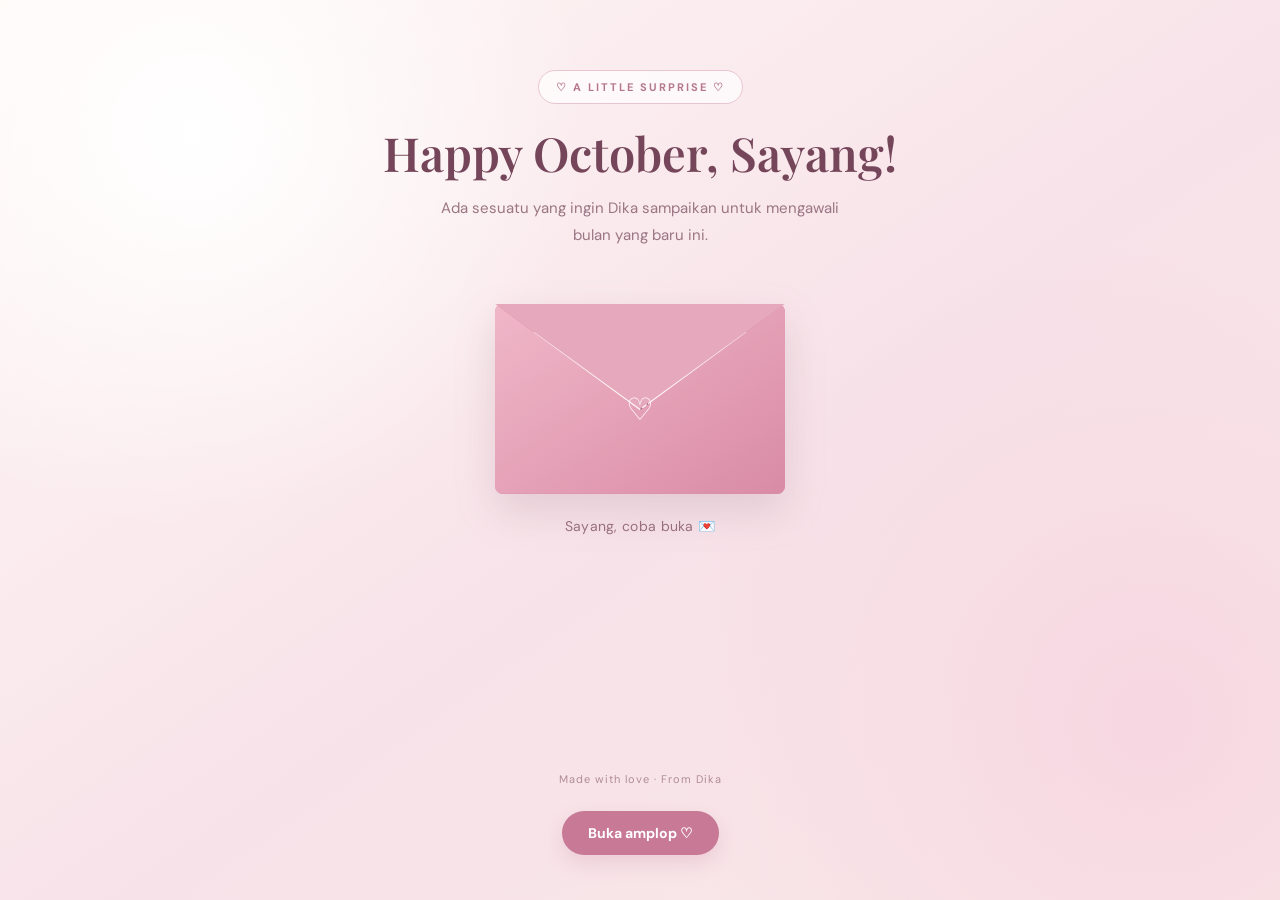
<file: index.html>
<!DOCTYPE html>
<html lang="id">
<head>
    <meta charset="UTF-8">
    <meta name="viewport" content="width=device-width, initial-scale=1.0">
    <title>Untuk Reva 🤍</title>
    <link rel="stylesheet" href="style.css">
</head>
<body class="october-page">

    <div class="hearts" aria-hidden="true">
        <span>♡</span><span>♥</span><span>♡</span>
        <span>♥</span><span>♡</span><span>♥</span>
    </div>

    <main class="scene">
        <div class="month-label">♡ A LITTLE SURPRISE ♡</div>
        <h1>Happy October, Sayang!</h1>
        <p class="intro">
            Ada sesuatu yang ingin Dika sampaikan
                untuk mengawali bulan yang baru ini.
        </p>

        <div class="envelope-wrap">
            <div class="envelope" id="envelope">
                <div class="letter-peek">
                    <span>Untuk Reva ♡</span>
                </div>
                <div class="envelope-back"></div>
                <div class="envelope-front"></div>
                <div class="envelope-flap"></div>
                <div class="envelope-heart">♡</div>
            </div>
        </div>

        <p class="hint" id="hint">Sayang, coba buka 💌</p>

        <section class="reveal-message" id="revealMessage">
            <div class="tiny-heart">♡</div>
            <h2>Sayang, ada sesuatu buat kamu 🤍</h2>
            <p>
                Di awal bulan yang baru ini, Dika punya
                sedikit pesan spesial untuk Reva.
            </p>
            <a class="main-button" href="oktober.html">
                Next Page <span>→</span>
            </a>
        </section>

        <p class="footer-note">Made with love · From Dika</p>
        <button class="open-button" id="openEnvelope">
            Buka amplop ♡
        </button>
    </main>

    <script src="script.js"></script>
</body>
</html>
</file>
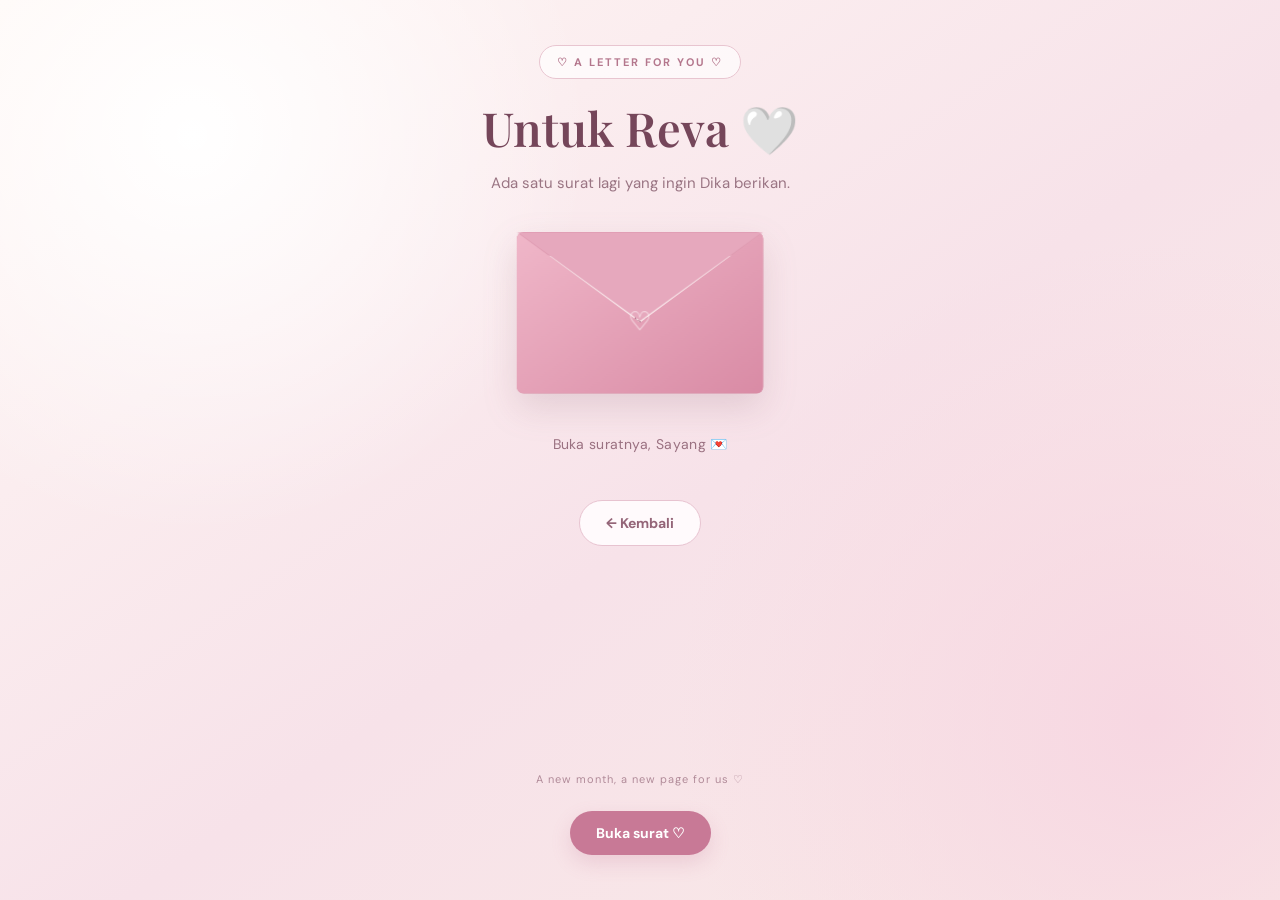
<file: oktober.html>
<!DOCTYPE html>
<html lang="id">
<head>
    <meta charset="UTF-8">
    <meta name="viewport" content="width=device-width, initial-scale=1.0">
    <title>Surat untuk Reva 🤍</title>
    <link rel="stylesheet" href="style.css">
</head>
<body class="october-page">

    <div class="hearts" aria-hidden="true">
        <span>♡</span><span>♥</span><span>♡</span>
        <span>♥</span><span>♡</span><span>♥</span>
    </div>

    <main class="scene second-scene">
        <div class="month-label">♡ A LETTER FOR YOU ♡</div>
        <h1>Untuk Reva 🤍</h1>
        <p class="intro">
            Ada satu surat lagi yang ingin Dika berikan.
        </p>

        <div class="envelope-wrap second-envelope-wrap">
            <div class="envelope" id="envelope">
                <div class="letter-peek">
                    <span>Dear Reva ♡</span>
                </div>
                <div class="envelope-back"></div>
                <div class="envelope-front"></div>
                <div class="envelope-flap"></div>
                <div class="envelope-heart">♡</div>
            </div>
        </div>

        <p class="hint" id="hint">Buka suratnya, Sayang 💌</p>

        <article class="love-letter" id="loveLetter">
            <div class="letter-top">01 · OCTOBER · WITH LOVE</div>
            <div class="letter-decoration">♡</div>
            <h2>Untuk Reva, seseorang yang istimewa.</h2>

            <p>Hai, Sayang. Selamat datang di bulan Oktober. 🤍</p>

            <p>
                Tidak terasa, kita sudah memasuki bulan yang baru.
                Dika cuma ingin bilang terima kasih karena sudah
                menjadi bagian dari hari-hari Dika. Terima kasih
                untuk setiap cerita, tawa, perhatian, dan hal-hal
                kecil yang mungkin terlihat sederhana, tetapi
                punya arti tersendiri.
            </p>

            <p>
                Di bulan yang baru ini, Dika berharap semoga
                hari-hari Reva dipenuhi kebahagiaan. Semoga
                semua urusan Reva dimudahkan, setiap langkahnya
                diberi kelancaran, dan apa pun yang sedang
                diperjuangkan bisa menemukan hasil yang baik.
            </p>

            <p>
                Kalau nanti ada hari yang terasa melelahkan,
                semoga Reva selalu punya waktu untuk beristirahat
                dan mengingat bahwa Reva tidak harus selalu
                menjadi sempurna. Teruslah bertumbuh dengan
                caramu sendiri, tanpa perlu membandingkan
                perjalananmu dengan siapa pun.
            </p>

            <p>
                Dika juga berharap, di bulan Oktober ini,
                kita bisa lebih banyak menciptakan kenangan
                baik, saling memahami, saling menghargai,
                dan terus belajar menjadi lebih baik.
                Semoga hal-hal sederhana yang kita lakukan
                bisa menjadi cerita indah untuk dikenang.
            </p>

            <p>
                Selamat menjalani bulan Oktober, Reva.
                Semoga bulan ini membawa banyak alasan
                untuk tersenyum, banyak hal baik yang
                datang, dan harapan-harapan yang perlahan
                menjadi kenyataan.
            </p>

            <p class="letter-ending">
                Jaga diri baik-baik, ya, Sayang.<br>
                Semoga Oktober memperlakukanmu dengan indah.
            </p>

            <div class="signature">
                Dengan penuh kasih, 
                <strong>Dika ♡</strong>
            </div>
        </article>

        <a class="back-button" href="index.html">← Kembali</a>
        <p class="footer-note">A new month, a new page for us ♡</p>

        <button class="open-button" id="openEnvelope">
            Buka surat ♡
        </button>
    </main>

    <script src="script.js"></script>
</body>
</html>
</file>
<file: style.css>
@import url('https://fonts.googleapis.com/css2?family=DM+Sans:wght@400;500;600;700&family=Playfair+Display:wght@500;600;700&display=swap');

* {
    box-sizing: border-box;
    margin: 0;
    padding: 0;
}

body {
    font-family: 'DM Sans', sans-serif;
    color: #694653;
}

.october-page {
    min-height: 100vh;
    overflow-x: hidden;
    background:
        radial-gradient(circle at 15% 15%, #fff 0, transparent 30%),
        radial-gradient(circle at 90% 80%, #f7d7e2 0, transparent 35%),
        linear-gradient(145deg, #fff8f5, #f7e2e9 55%, #f9e9e6);
}

.scene {
    position: relative;
    z-index: 1;
    width: 100%;
    max-width: 680px;
    min-height: 100vh;
    margin: auto;
    padding: 70px 22px 45px;
    display: flex;
    flex-direction: column;
    align-items: center;
    text-align: center;
}

.month-label {
    display: inline-block;
    padding: 9px 17px;
    border: 1px solid #e8c5d0;
    border-radius: 50px;
    background: rgba(255,255,255,.65);
    color: #b4778d;
    font-size: 11px;
    font-weight: 700;
    letter-spacing: 2px;
}

.scene h1 {
    margin-top: 20px;
    font-family: 'Playfair Display', serif;
    font-size: clamp(32px, 7vw, 47px);
    font-weight: 600;
    color: #75465a;
    line-height: 1.25;
}

.intro {
    max-width: 430px;
    margin-top: 12px;
    color: #9a7583;
    font-size: 15px;
    line-height: 1.8;
}

/* Floating hearts */

.hearts {
    position: fixed;
    inset: 0;
    overflow: hidden;
    pointer-events: none;
    z-index: 0;
}

.hearts span {
    position: absolute;
    bottom: -50px;
    color: rgba(201, 112, 145, .35);
    font-size: 22px;
    animation: floatHeart 12s linear infinite;
}

.hearts span:nth-child(1) {
    left: 10%;
    animation-delay: 0s;
}

.hearts span:nth-child(2) {
    left: 28%;
    font-size: 16px;
    animation-delay: 3s;
}

.hearts span:nth-child(3) {
    left: 52%;
    font-size: 26px;
    animation-delay: 6s;
}

.hearts span:nth-child(4) {
    left: 70%;
    animation-delay: 2s;
}

.hearts span:nth-child(5) {
    left: 87%;
    font-size: 18px;
    animation-delay: 5s;
}

.hearts span:nth-child(6) {
    left: 40%;
    animation-delay: 8s;
}

@keyframes floatHeart {
    0% {
        transform: translateY(0) rotate(0);
        opacity: 0;
    }
    15% {
        opacity: 1;
    }
    85% {
        opacity: .8;
    }
    100% {
        transform: translateY(-110vh) rotate(35deg);
        opacity: 0;
    }
}

/* Envelope */

.envelope-wrap {
    width: 290px;
    height: 205px;
    margin-top: 55px;
    display: flex;
    justify-content: center;
    perspective: 1000px;
}

.envelope {
    position: relative;
    width: 290px;
    height: 190px;
    transform-style: preserve-3d;
    filter: drop-shadow(0 17px 20px rgba(125, 74, 94, .16));
}

.envelope-back {
    position: absolute;
    inset: 0;
    z-index: 1;
    border-radius: 8px;
    background: #d68da5;
}

.envelope-front {
    position: absolute;
    inset: 0;
    z-index: 3;
    border-radius: 8px;
    background: linear-gradient(145deg, #f0b7c9, #d98ba5);
    clip-path: polygon(0 0, 50% 56%, 100% 0, 100% 100%, 0 100%);
}

.envelope-flap {
    position: absolute;
    top: 0;
    left: 0;
    z-index: 5;
    width: 100%;
    height: 105px;
    background: #e6a8bd;
    clip-path: polygon(0 0, 100% 0, 50% 100%);
    transform-origin: top center;
    transition: transform .85s ease;
    backface-visibility: hidden;
}

.envelope-heart {
    position: absolute;
    z-index: 6;
    top: 85px;
    left: 50%;
    transform: translateX(-50%);
    color: #fff7f9;
    font-size: 31px;
    transition: opacity .3s ease;
}

.letter-peek {
    position: absolute;
    left: 15px;
    bottom: 12px;
    z-index: 2;
    width: calc(100% - 30px);
    height: 150px;
    display: flex;
    justify-content: center;
    align-items: center;
    border-radius: 5px;
    background: #fffaf8;
    color: #a66a80;
    font-family: 'Playfair Display', serif;
    font-size: 19px;
    transition: transform .9s ease .25s;
}

/* Envelope opening animation */

.envelope.opened .envelope-flap {
    transform: rotateX(180deg);
    z-index: 0;
}

.envelope.opened .letter-peek {
    transform: translateY(-95px);
    z-index: 4;
}

.envelope.opened .envelope-heart {
    opacity: 0;
}

/* Buttons and instructions */

.hint {
    margin-top: 8px;
    color: #9a7181;
    font-size: 14px;
    letter-spacing: .3px;
}

.open-button,
.main-button,
.back-button {
    display: inline-flex;
    align-items: center;
    justify-content: center;
    gap: 9px;
    padding: 13px 26px;
    border: 0;
    border-radius: 50px;
    background: #c87996;
    color: #fff;
    font-family: inherit;
    font-size: 14px;
    font-weight: 700;
    text-decoration: none;
    cursor: pointer;
    box-shadow: 0 8px 20px rgba(190, 107, 139, .2);
    transition: transform .25s ease, background .25s ease;
}

.open-button {
    margin-top: 25px;
}

.open-button:hover,
.main-button:hover {
    transform: translateY(-3px);
    background: #b96886;
}

.main-button {
    margin-top: 20px;
}

.main-button span {
    font-size: 18px;
}

.reveal-message {
    width: 100%;
    max-width: 460px;
    margin-top: 25px;
    padding: 25px 22px;
    border: 1px solid #ebcbd5;
    border-radius: 22px;
    background: rgba(255,255,255,.8);
    box-shadow: 0 12px 35px rgba(130, 75, 97, .08);
    opacity: 0;
    transform: translateY(20px);
    pointer-events: none;
    max-height: 0;
    overflow: hidden;
    padding-top: 0;
    padding-bottom: 0;
    border-color: transparent;
    transition: opacity .6s ease, transform .6s ease,
        max-height .7s ease, padding .7s ease;
}

.reveal-message.show {
    opacity: 1;
    transform: translateY(0);
    pointer-events: auto;
    max-height: 300px;
    padding: 25px 22px;
    border-color: #ebcbd5;
}

.tiny-heart {
    color: #c87996;
    font-size: 28px;
}

.reveal-message h2 {
    margin-top: 8px;
    font-family: 'Playfair Display', serif;
    font-size: 23px;
    color: #75465a;
}

.reveal-message p {
    margin-top: 10px;
    color: #987786;
    font-size: 14px;
    line-height: 1.8;
}

.footer-note {
    margin-top: auto;
    padding-top: 40px;
    color: #b18b99;
    font-size: 11px;
    letter-spacing: 1px;
}

/* Second page */

.second-scene {
    max-width: 760px;
    padding-top: 45px;
}

.second-envelope-wrap {
    margin-top: 35px;
    height: 195px;
}

.second-scene .envelope {
    transform: scale(.85);
    transform-origin: top center;
}

.love-letter {
    width: 100%;
    max-width: 600px;
    margin-top: 20px;
    padding: 0 30px;
    border: 1px solid transparent;
    border-radius: 20px;
    background: #fffaf7;
    box-shadow: 0 15px 40px rgba(125, 74, 94, .1);
    text-align: left;
    line-height: 1.95;
    opacity: 0;
    max-height: 0;
    overflow: hidden;
    transform: translateY(25px);
    transition: opacity .8s ease, transform .8s ease,
        max-height 1.2s ease, padding .7s ease;
}

.love-letter.show {
    max-height: 1500px;
    padding: 30px;
    border-color: #ebcbd5;
    opacity: 1;
    transform: translateY(0);
}

.letter-top {
    padding-bottom: 15px;
    border-bottom: 1px solid #f0dce3;
    color: #b17d91;
    font-size: 10px;
    font-weight: 700;
    letter-spacing: 2px;
    text-align: center;
}

.letter-decoration {
    margin-top: 15px;
    color: #c87996;
    font-size: 30px;
    text-align: center;
}

.love-letter h2 {
    margin: 5px 0 20px;
    font-family: 'Playfair Display', serif;
    font-size: 25px;
    line-height: 1.5;
    color: #75465a;
    text-align: center;
}

.love-letter p {
    margin-bottom: 17px;
    color: #775866;
    font-size: 14px;
}

.love-letter .letter-ending {
    margin-top: 25px;
    color: #87586c;
    font-style: italic;
}

.signature {
    margin-top: 20px;
    padding-top: 15px;
    border-top: 1px solid #f0dce3;
    color: #987786;
    font-family: 'Playfair Display', serif;
    font-size: 16px;
    text-align: right;
}

.signature strong {
    display: block;
    margin-top: 6px;
    color: #b96886;
    font-size: 22px;
}

.back-button {
    margin-top: 25px;
    background: #fffafc;
    border: 1px solid #e7c3d0;
    color: #946578;
    box-shadow: none;
}

.back-button:hover {
    transform: translateY(-2px);
    background: #f9e8ee;
}

/* Responsive */

@media (max-width: 500px) {
    .scene {
        padding: 45px 17px 30px;
    }

    .scene h1 {
        font-size: 33px;
    }

    .intro {
        font-size: 14px;
    }

    .envelope-wrap {
        transform: scale(.9);
        margin-top: 35px;
        margin-bottom: -8px;
    }

    .second-envelope-wrap {
        margin-top: 20px;
    }

    .second-scene .envelope {
        transform: scale(.8);
    }

    .love-letter.show {
        padding: 23px 19px;
    }

    .love-letter h2 {
        font-size: 22px;
    }

    .love-letter p {
        font-size: 13px;
    }
}

@media (prefers-reduced-motion: reduce) {
    *,
    *::before,
    *::after {
        animation-duration: .01ms !important;
        transition-duration: .01ms !important;
    }
}
</file>
